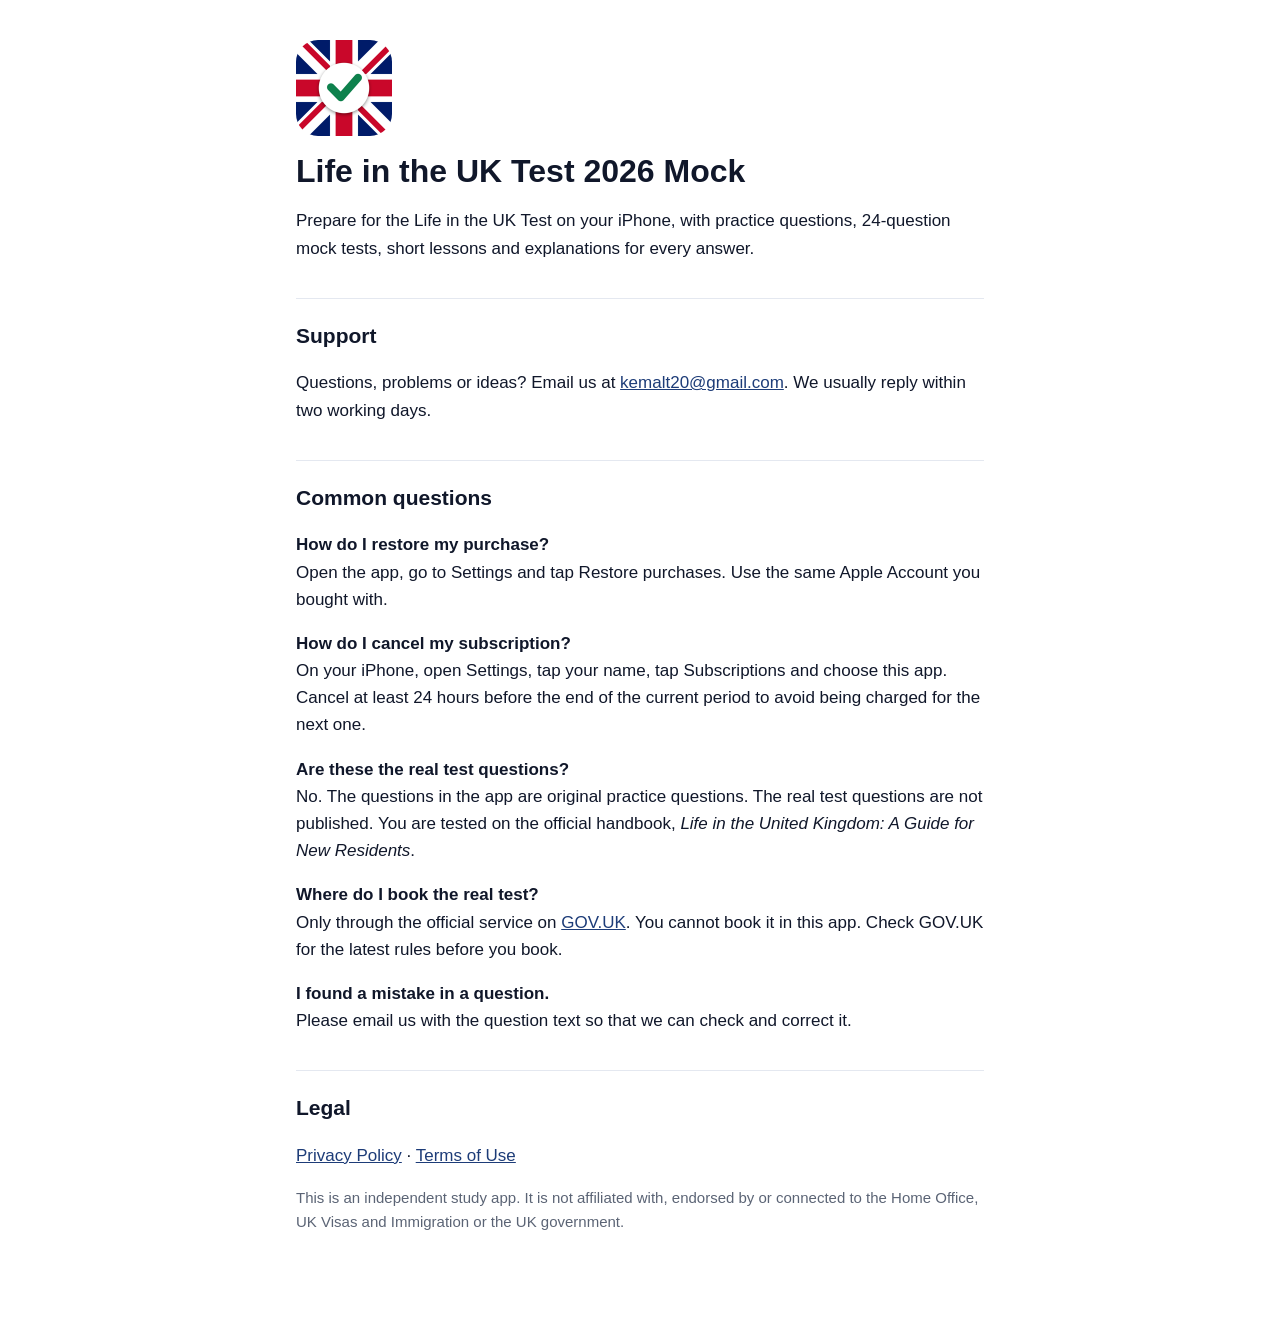
<file: index.html>
<!doctype html>
<html lang="en-GB">
<head>
<meta charset="utf-8">
<meta name="viewport" content="width=device-width, initial-scale=1">
<title>Life in the UK Test 2026 Mock Support</title>
<meta name="description" content="This app helps you prepare for the Life in the UK Test with practice questions, mock tests and short lessons.">
<link rel="stylesheet" href="style.css">
</head>
<body>
<main>
<img class="icon" src="app-icon.png" alt="" width="96" height="96">
<h1>Life in the UK Test 2026 Mock</h1>
<p>Prepare for the Life in the UK Test on your iPhone, with practice questions, 24-question mock tests, short lessons and explanations for every answer.</p>

<h2>Support</h2>
<p>Questions, problems or ideas? Email us at <a href="mailto:kemalt20@gmail.com">kemalt20@gmail.com</a>. We usually reply within two working days.</p>

<h2>Common questions</h2>
<p><strong>How do I restore my purchase?</strong><br>Open the app, go to Settings and tap Restore purchases. Use the same Apple Account you bought with.</p>
<p><strong>How do I cancel my subscription?</strong><br>On your iPhone, open Settings, tap your name, tap Subscriptions and choose this app. Cancel at least 24 hours before the end of the current period to avoid being charged for the next one.</p>
<p><strong>Are these the real test questions?</strong><br>No. The questions in the app are original practice questions. The real test questions are not published. You are tested on the official handbook, <em>Life in the United Kingdom: A Guide for New Residents</em>.</p>
<p><strong>Where do I book the real test?</strong><br>Only through the official service on <a href="https://www.gov.uk/life-in-the-uk-test">GOV.UK</a>. You cannot book it in this app. Check GOV.UK for the latest rules before you book.</p>
<p><strong>I found a mistake in a question.</strong><br>Please email us with the question text so that we can check and correct it.</p>

<h2>Legal</h2>
<p><a href="privacy/">Privacy Policy</a> · <a href="https://www.apple.com/legal/internet-services/itunes/dev/stdeula/">Terms of Use</a></p>

<p class="muted">This is an independent study app. It is not affiliated with, endorsed by or connected to the Home Office, UK Visas and Immigration or the UK government.</p>
</main>
</body>
</html>
</file>
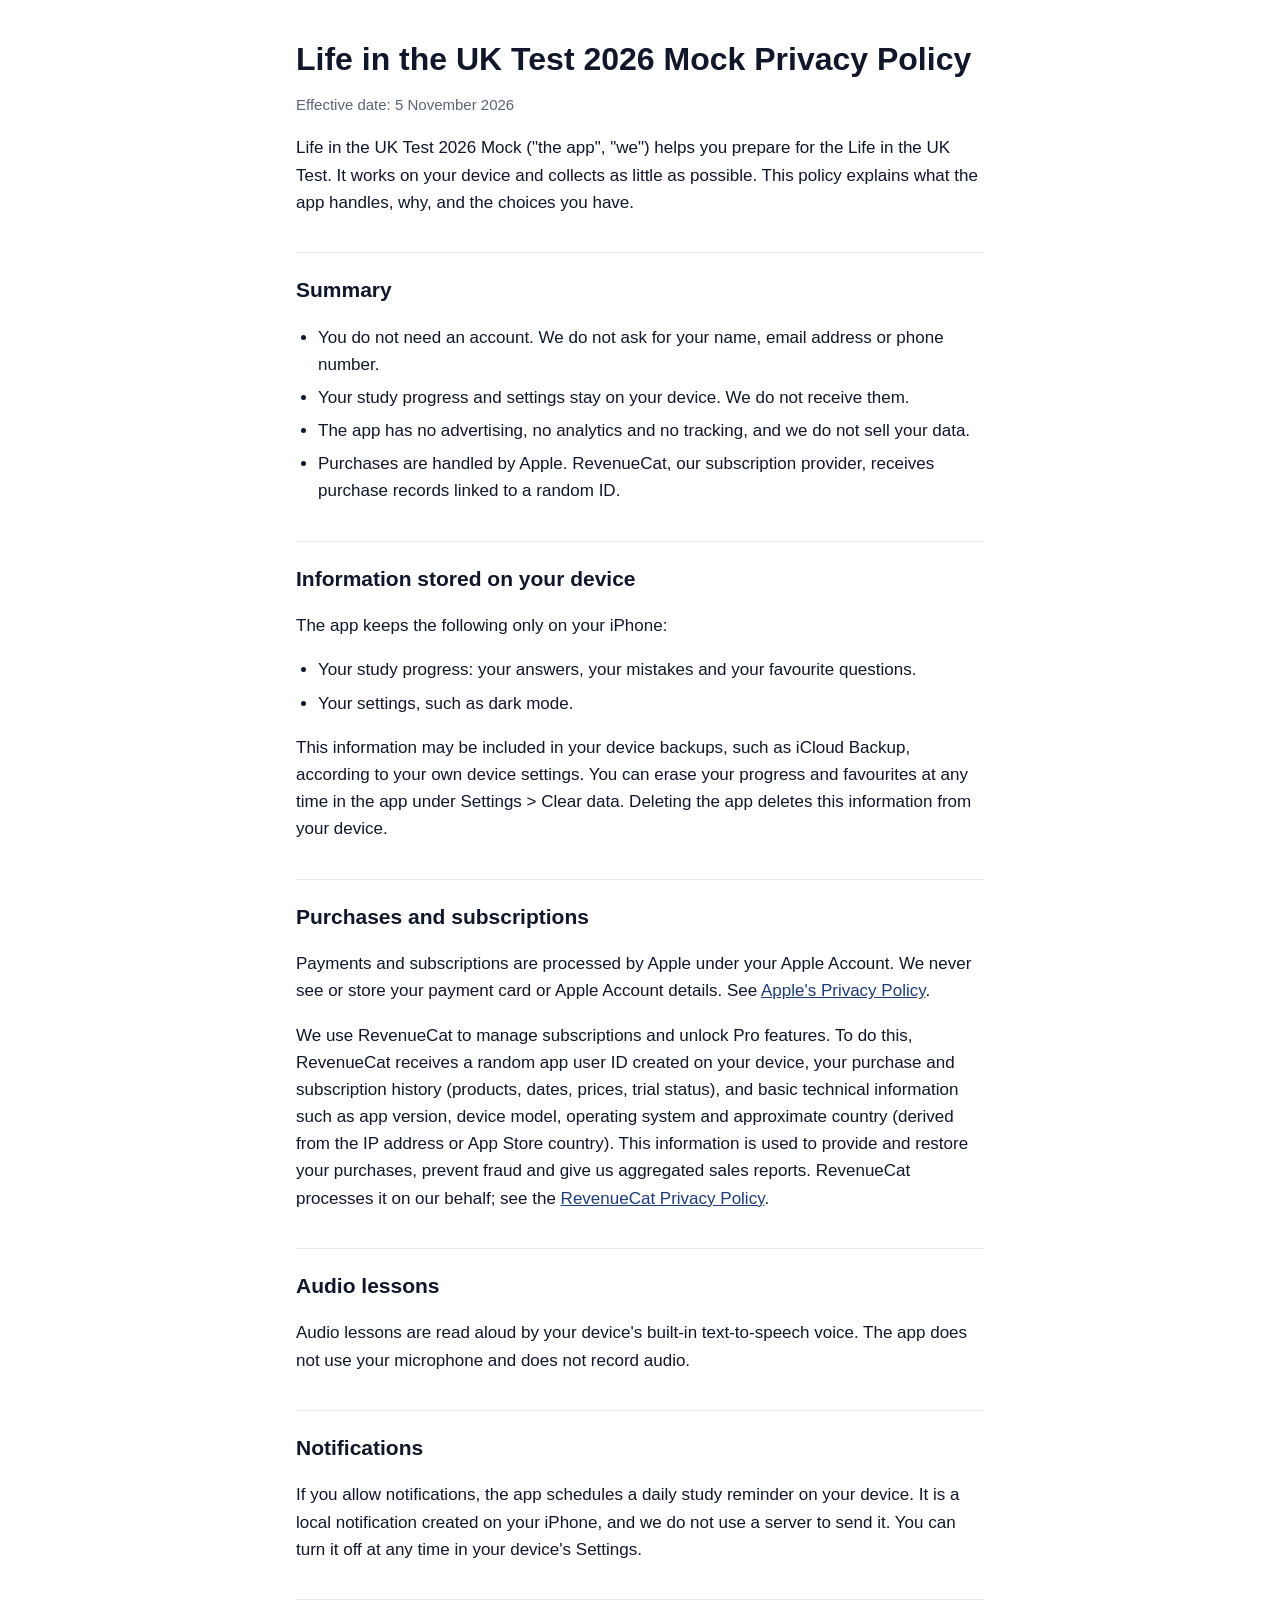
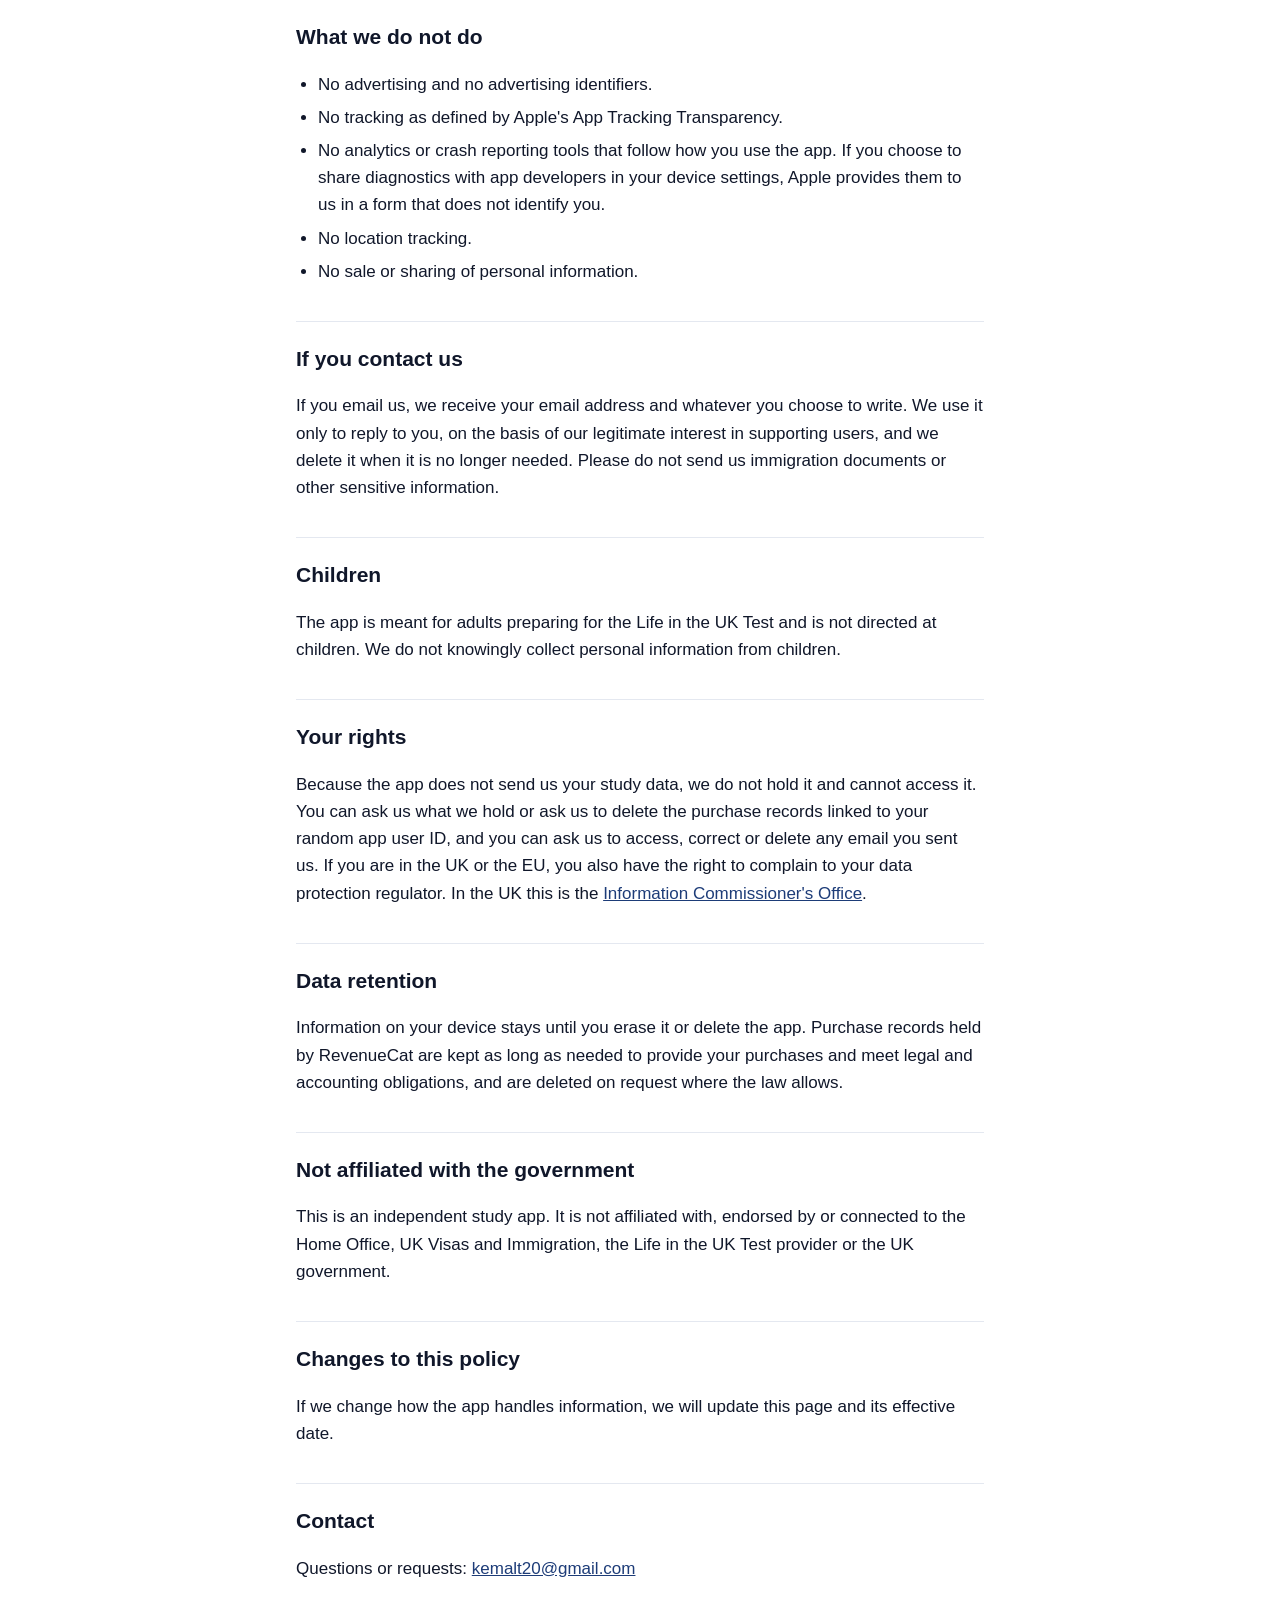
<file: privacy/index.html>
<!doctype html>
<html lang="en-GB">
<head>
<meta charset="utf-8">
<meta name="viewport" content="width=device-width, initial-scale=1">
<title>Life in the UK Test 2026 Mock Privacy Policy</title>
<link rel="stylesheet" href="../style.css">
</head>
<body>
<main>
<h1>Life in the UK Test 2026 Mock Privacy Policy</h1>
<p class="muted">Effective date: 5 November 2026</p>

<p>Life in the UK Test 2026 Mock ("the app", "we") helps you prepare for the Life in the UK Test. It works on your device and collects as little as possible. This policy explains what the app handles, why, and the choices you have.</p>

<h2>Summary</h2>
<ul>
  <li>You do not need an account. We do not ask for your name, email address or phone number.</li>
  <li>Your study progress and settings stay on your device. We do not receive them.</li>
  <li>The app has no advertising, no analytics and no tracking, and we do not sell your data.</li>
  <li>Purchases are handled by Apple. RevenueCat, our subscription provider, receives purchase records linked to a random ID.</li>
</ul>

<h2>Information stored on your device</h2>
<p>The app keeps the following only on your iPhone:</p>
<ul>
  <li>Your study progress: your answers, your mistakes and your favourite questions.</li>
  <li>Your settings, such as dark mode.</li>
</ul>
<p>This information may be included in your device backups, such as iCloud Backup, according to your own device settings. You can erase your progress and favourites at any time in the app under Settings &gt; Clear data. Deleting the app deletes this information from your device.</p>

<h2>Purchases and subscriptions</h2>
<p>Payments and subscriptions are processed by Apple under your Apple Account. We never see or store your payment card or Apple Account details. See <a href="https://www.apple.com/legal/privacy/">Apple's Privacy Policy</a>.</p>
<p>We use RevenueCat to manage subscriptions and unlock Pro features. To do this, RevenueCat receives a random app user ID created on your device, your purchase and subscription history (products, dates, prices, trial status), and basic technical information such as app version, device model, operating system and approximate country (derived from the IP address or App Store country). This information is used to provide and restore your purchases, prevent fraud and give us aggregated sales reports. RevenueCat processes it on our behalf; see the <a href="https://www.revenuecat.com/privacy/">RevenueCat Privacy Policy</a>.</p>

<h2>Audio lessons</h2>
<p>Audio lessons are read aloud by your device's built-in text-to-speech voice. The app does not use your microphone and does not record audio.</p>

<h2>Notifications</h2>
<p>If you allow notifications, the app schedules a daily study reminder on your device. It is a local notification created on your iPhone, and we do not use a server to send it. You can turn it off at any time in your device's Settings.</p>

<h2>What we do not do</h2>
<ul>
  <li>No advertising and no advertising identifiers.</li>
  <li>No tracking as defined by Apple's App Tracking Transparency.</li>
  <li>No analytics or crash reporting tools that follow how you use the app. If you choose to share diagnostics with app developers in your device settings, Apple provides them to us in a form that does not identify you.</li>
  <li>No location tracking.</li>
  <li>No sale or sharing of personal information.</li>
</ul>

<h2>If you contact us</h2>
<p>If you email us, we receive your email address and whatever you choose to write. We use it only to reply to you, on the basis of our legitimate interest in supporting users, and we delete it when it is no longer needed. Please do not send us immigration documents or other sensitive information.</p>

<h2>Children</h2>
<p>The app is meant for adults preparing for the Life in the UK Test and is not directed at children. We do not knowingly collect personal information from children.</p>

<h2>Your rights</h2>
<p>Because the app does not send us your study data, we do not hold it and cannot access it. You can ask us what we hold or ask us to delete the purchase records linked to your random app user ID, and you can ask us to access, correct or delete any email you sent us. If you are in the UK or the EU, you also have the right to complain to your data protection regulator. In the UK this is the <a href="https://ico.org.uk/">Information Commissioner's Office</a>.</p>

<h2>Data retention</h2>
<p>Information on your device stays until you erase it or delete the app. Purchase records held by RevenueCat are kept as long as needed to provide your purchases and meet legal and accounting obligations, and are deleted on request where the law allows.</p>

<h2>Not affiliated with the government</h2>
<p>This is an independent study app. It is not affiliated with, endorsed by or connected to the Home Office, UK Visas and Immigration, the Life in the UK Test provider or the UK government.</p>

<h2>Changes to this policy</h2>
<p>If we change how the app handles information, we will update this page and its effective date.</p>

<h2>Contact</h2>
<p>Questions or requests: <a href="mailto:kemalt20@gmail.com">kemalt20@gmail.com</a></p>
</main>
</body>
</html>
</file>
<file: style.css>
:root { --navy: #1D3C78; --ink: #10172A; --muted: #5B6475; --bg: #FFFFFF; --line: #E4E8F0; }
@media (prefers-color-scheme: dark) {
  :root { --navy: #8AA9F0; --ink: #EEF1F7; --muted: #A3ABBA; --bg: #0F1424; --line: #262D40; }
}
* { box-sizing: border-box; }
body { margin: 0; background: var(--bg); color: var(--ink);
  font: 17px/1.6 -apple-system, BlinkMacSystemFont, "Segoe UI", Roboto, sans-serif; }
main { max-width: 720px; margin: 0 auto; padding: 40px 16px 80px; }
h1 { font-size: 32px; line-height: 1.2; margin: 0 0 8px; }
h2 { font-size: 21px; margin: 36px 0 8px; padding-top: 20px; border-top: 1px solid var(--line); }
a { color: var(--navy); }
ul { padding-left: 22px; }
li { margin: 6px 0; }
.muted { color: var(--muted); font-size: 15px; }
.lang { text-align: right; margin: 0; font-size: 15px; }
.icon { border-radius: 22px; display: block; margin-bottom: 16px; }
</file>
